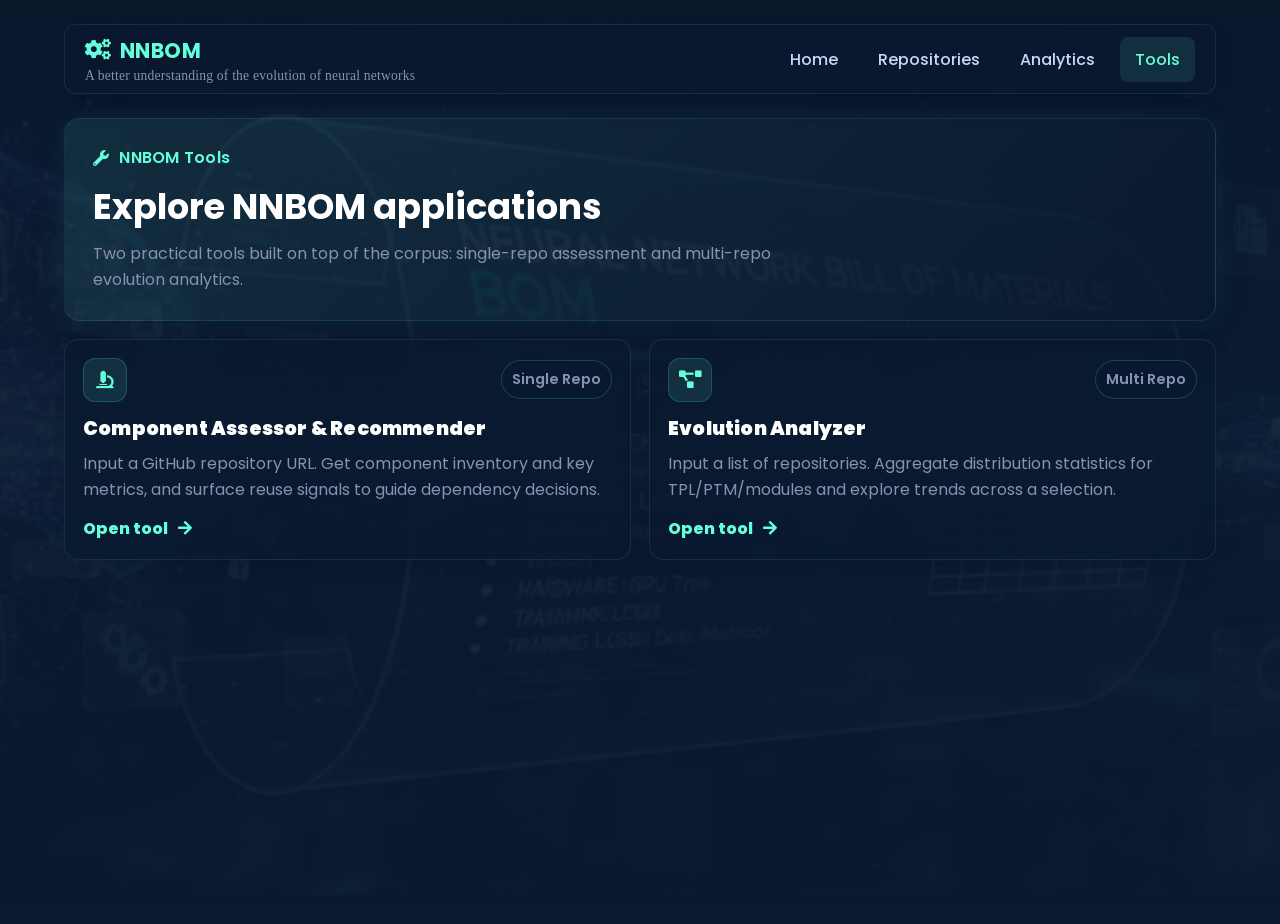
<file: frontend/tools/index.html>
<!DOCTYPE html>
<html lang="en">
<head>
	<meta charset="UTF-8">
	<meta name="viewport" content="width=device-width, initial-scale=1.0">
	<title>Tools - NNBOM</title>
	<link rel="stylesheet" href="https://cdnjs.cloudflare.com/ajax/libs/font-awesome/5.15.4/css/all.min.css">
	<link rel="stylesheet" href="../assets/css/common.css?v=1">
	<link rel="stylesheet" href="../assets/css/tools.css?v=1">
</head>
<body>
	<div id="app">
		<nav>
			<div class="logo">
				<div class="logo-title"><i class="fas fa-cogs"></i> NNBOM</div>
				<div class="logo-subtitle">A better understanding of the evolution of neural networks</div>
			</div>
			<div class="nav-links">
				<a href="../index.html">Home</a>
				<a href="../repositories.html">Repositories</a>
				<a href="../analytics/">Analytics</a>
				<a class="active" aria-current="page" href="./">Tools</a>
			</div>
		</nav>

		<section class="tools-hero">
			<div>
				<div class="hero-kicker"><i class="fas fa-wrench"></i> NNBOM Tools</div>
				<h1>Explore NNBOM applications</h1>
				<p class="hero-sub">Two practical tools built on top of the corpus: single-repo assessment and multi-repo evolution analytics.</p>
			</div>
		</section>

		<section class="tool-grid" aria-label="Tool list">
			<a class="tool-card" href="./single.html">
				<div class="tool-top">
					<div class="tool-icon"><i class="fas fa-microscope"></i></div>
					<div class="tool-badge">Single Repo</div>
				</div>
				<div class="tool-title">Component Assessor & Recommender</div>
				<div class="tool-desc">
					Input a GitHub repository URL. Get component inventory and key metrics, and surface reuse signals to guide dependency decisions.
				</div>
				<div class="tool-cta">
					<span>Open tool</span>
					<i class="fas fa-arrow-right"></i>
				</div>
			</a>

			<a class="tool-card" href="./evolution.html">
				<div class="tool-top">
					<div class="tool-icon"><i class="fas fa-project-diagram"></i></div>
					<div class="tool-badge">Multi Repo</div>
				</div>
				<div class="tool-title">Evolution Analyzer</div>
				<div class="tool-desc">
					Input a list of repositories. Aggregate distribution statistics for TPL/PTM/modules and explore trends across a selection.
				</div>
				<div class="tool-cta">
					<span>Open tool</span>
					<i class="fas fa-arrow-right"></i>
				</div>
			</a>
		</section>
	</div>
</body>
</html>
</file>
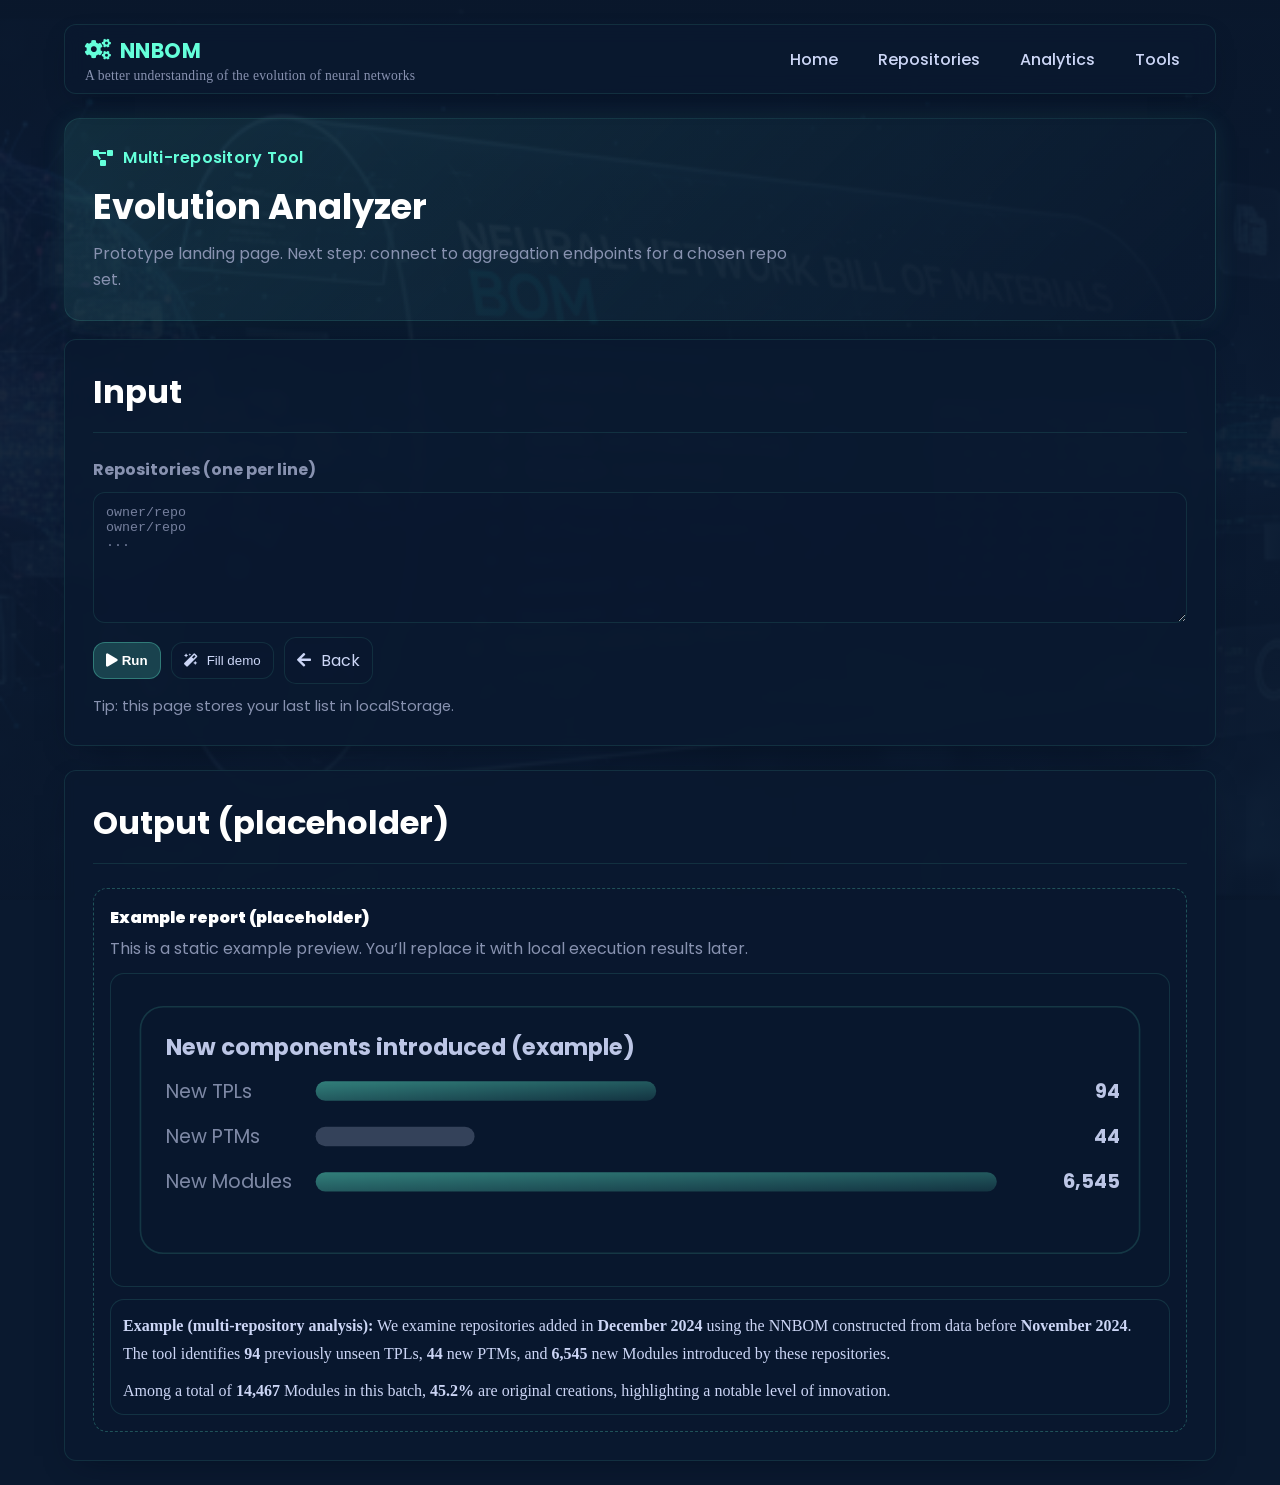
<file: frontend/tools/evolution.html>
<!DOCTYPE html>
<html lang="en">
<head>
	<meta charset="UTF-8">
	<meta name="viewport" content="width=device-width, initial-scale=1.0">
	<title>Evolution Tool - NNBOM</title>
	<link rel="stylesheet" href="https://cdnjs.cloudflare.com/ajax/libs/font-awesome/5.15.4/css/all.min.css">
	<link rel="stylesheet" href="../assets/css/common.css?v=1">
	<link rel="stylesheet" href="../assets/css/tools.css?v=1">
</head>
<body>
	<div id="app">
		<nav>
			<div class="logo">
				<div class="logo-title"><i class="fas fa-cogs"></i> NNBOM</div>
				<div class="logo-subtitle">A better understanding of the evolution of neural networks</div>
			</div>
			<div class="nav-links">
				<a href="../index.html">Home</a>
				<a href="../repositories.html">Repositories</a>
				<a href="../analytics/">Analytics</a>
				<a href="./">Tools</a>
			</div>
		</nav>

		<section class="tools-hero">
			<div>
				<div class="hero-kicker"><i class="fas fa-project-diagram"></i> Multi-repository Tool</div>
				<h1>Evolution Analyzer</h1>
				<p class="hero-sub">Prototype landing page. Next step: connect to aggregation endpoints for a chosen repo set.</p>
			</div>
		</section>

		<section class="content-section">
			<h2>Input</h2>
			<div class="form-row">
				<label for="repo-list" class="form-label">Repositories (one per line)</label>
				<textarea id="repo-list" class="form-textarea" rows="7" placeholder="owner/repo&#10;owner/repo&#10;..."></textarea>
			</div>
			<div class="form-actions">
				<button class="primary-btn" id="btn-run"><i class="fas fa-play"></i> Run</button>
				<button class="ghost-btn" id="btn-demo"><i class="fas fa-magic"></i> Fill demo</button>
				<a class="ghost-btn link-btn" href="./"><i class="fas fa-arrow-left"></i> Back</a>
			</div>
			<div class="hint">Tip: this page stores your last list in localStorage.</div>
		</section>

		<section class="content-section">
			<h2>Output (placeholder)</h2>
			<div class="placeholder-box" id="output">
				<div class="placeholder-title">Example report (placeholder)</div>
				<div class="placeholder-sub">This is a static example preview. You’ll replace it with local execution results later.</div>
				<div class="example-figure" aria-label="Example figure">
					<svg viewBox="0 0 640 180" role="img" aria-label="Example: new components introduced by a batch of repositories">
						<defs>
							<linearGradient id="g2" x1="0" y1="0" x2="1" y2="1">
								<stop offset="0" stop-color="#64ffda" stop-opacity="0.45"/>
								<stop offset="1" stop-color="#64ffda" stop-opacity="0.12"/>
							</linearGradient>
						</defs>
						<rect x="12" y="14" width="616" height="152" rx="14" fill="rgba(10,25,47,0.25)" stroke="rgba(100,255,218,0.14)"/>
						<text x="28" y="44" fill="rgba(204,214,246,0.92)" font-size="14" font-weight="700">New components introduced (example)</text>
						<text x="28" y="70" fill="rgba(136,146,176,0.92)" font-size="12">New TPLs</text>
						<rect x="120" y="60" width="210" height="12" rx="6" fill="url(#g2)"/>
						<text x="616" y="70" text-anchor="end" fill="rgba(204,214,246,0.92)" font-size="12" font-weight="700">94</text>

						<text x="28" y="98" fill="rgba(136,146,176,0.92)" font-size="12">New PTMs</text>
						<rect x="120" y="88" width="98" height="12" rx="6" fill="rgba(136,146,176,0.35)"/>
						<text x="616" y="98" text-anchor="end" fill="rgba(204,214,246,0.92)" font-size="12" font-weight="700">44</text>

						<text x="28" y="126" fill="rgba(136,146,176,0.92)" font-size="12">New Modules</text>
						<rect x="120" y="116" width="420" height="12" rx="6" fill="url(#g2)"/>
						<text x="616" y="126" text-anchor="end" fill="rgba(204,214,246,0.92)" font-size="12" font-weight="700">6,545</text>
					</svg>
				</div>
				<div class="example-report">
					<p><strong>Example (multi-repository analysis):</strong> We examine repositories added in <strong>December 2024</strong> using the NNBOM constructed from data before <strong>November 2024</strong>. The tool identifies <strong>94</strong> previously unseen TPLs, <strong>44</strong> new PTMs, and <strong>6,545</strong> new Modules introduced by these repositories.</p>
					<p>Among a total of <strong>14,467</strong> Modules in this batch, <strong>45.2%</strong> are original creations, highlighting a notable level of innovation.</p>
				</div>
			</div>
		</section>
	</div>

	<script src="../assets/js/tools_evolution.js?v=1"></script>
</body>
</html>
</file>
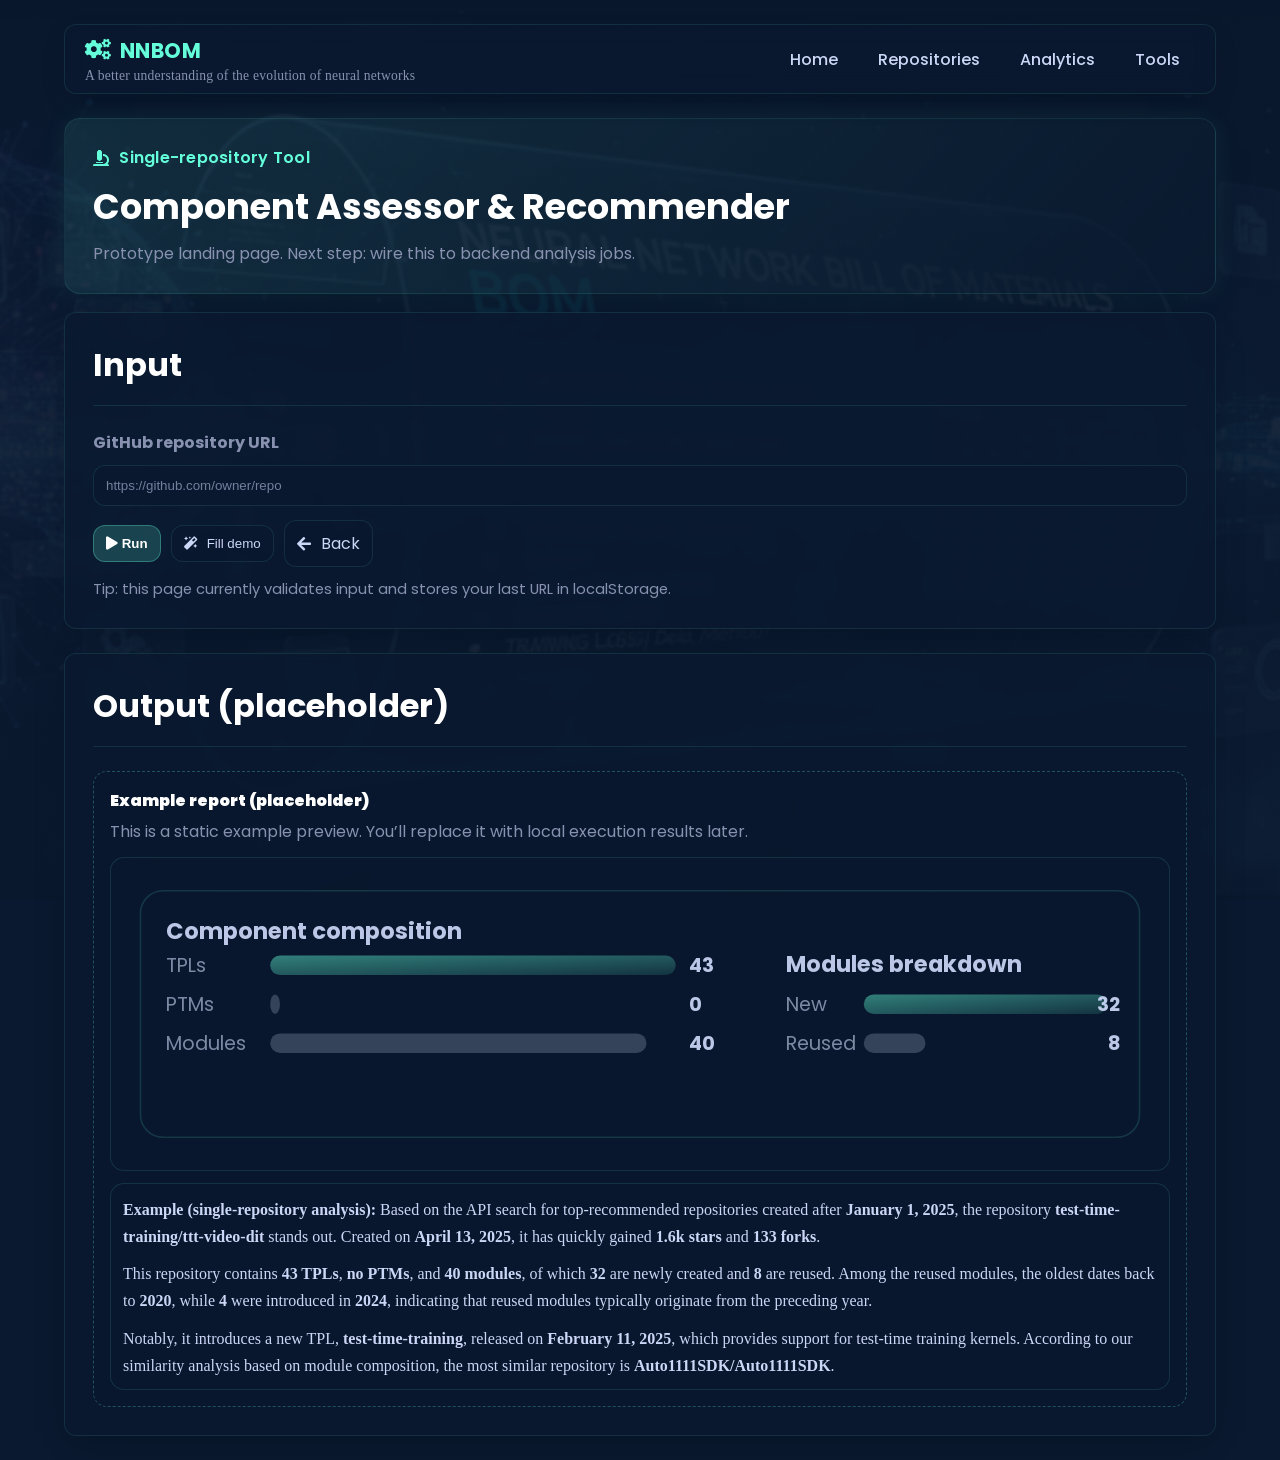
<file: frontend/tools/single.html>
<!DOCTYPE html>
<html lang="en">
<head>
	<meta charset="UTF-8">
	<meta name="viewport" content="width=device-width, initial-scale=1.0">
	<title>Single Repo Tool - NNBOM</title>
	<link rel="stylesheet" href="https://cdnjs.cloudflare.com/ajax/libs/font-awesome/5.15.4/css/all.min.css">
	<link rel="stylesheet" href="../assets/css/common.css?v=1">
	<link rel="stylesheet" href="../assets/css/tools.css?v=1">
</head>
<body>
	<div id="app">
		<nav>
			<div class="logo">
				<div class="logo-title"><i class="fas fa-cogs"></i> NNBOM</div>
				<div class="logo-subtitle">A better understanding of the evolution of neural networks</div>
			</div>
			<div class="nav-links">
				<a href="../index.html">Home</a>
				<a href="../repositories.html">Repositories</a>
				<a href="../analytics/">Analytics</a>
				<a href="./">Tools</a>
			</div>
		</nav>

		<section class="tools-hero">
			<div>
				<div class="hero-kicker"><i class="fas fa-microscope"></i> Single-repository Tool</div>
				<h1>Component Assessor & Recommender</h1>
				<p class="hero-sub">Prototype landing page. Next step: wire this to backend analysis jobs.</p>
			</div>
		</section>

		<section class="content-section">
			<h2>Input</h2>
			<div class="form-row">
				<label for="repo-url" class="form-label">GitHub repository URL</label>
				<input id="repo-url" class="form-input" type="url" placeholder="https://github.com/owner/repo" />
			</div>
			<div class="form-actions">
				<button class="primary-btn" id="btn-run"><i class="fas fa-play"></i> Run</button>
				<button class="ghost-btn" id="btn-demo"><i class="fas fa-magic"></i> Fill demo</button>
				<a class="ghost-btn link-btn" href="./"><i class="fas fa-arrow-left"></i> Back</a>
			</div>
			<div class="hint">Tip: this page currently validates input and stores your last URL in localStorage.</div>
		</section>

		<section class="content-section">
			<h2>Output (placeholder)</h2>
			<div class="placeholder-box" id="output">
				<div class="placeholder-title">Example report (placeholder)</div>
				<div class="placeholder-sub">This is a static example preview. You’ll replace it with local execution results later.</div>
				<div class="example-figure" aria-label="Example figure">
					<svg viewBox="0 0 640 180" role="img" aria-label="Example: TPL/PTM/Module composition and new vs reused modules">
						<defs>
							<linearGradient id="g1" x1="0" y1="0" x2="1" y2="1">
								<stop offset="0" stop-color="#64ffda" stop-opacity="0.45"/>
								<stop offset="1" stop-color="#64ffda" stop-opacity="0.12"/>
							</linearGradient>
						</defs>
						<rect x="12" y="14" width="616" height="152" rx="14" fill="rgba(10,25,47,0.25)" stroke="rgba(100,255,218,0.14)"/>
						<text x="28" y="44" fill="rgba(204,214,246,0.92)" font-size="14" font-weight="700">Component composition</text>
						<text x="28" y="64" fill="rgba(136,146,176,0.92)" font-size="12">TPLs</text>
						<rect x="92" y="54" width="250" height="12" rx="6" fill="url(#g1)"/>
						<text x="350" y="64" fill="rgba(204,214,246,0.92)" font-size="12" font-weight="700">43</text>
						<text x="28" y="88" fill="rgba(136,146,176,0.92)" font-size="12">PTMs</text>
						<rect x="92" y="78" width="6" height="12" rx="6" fill="rgba(136,146,176,0.35)"/>
						<text x="350" y="88" fill="rgba(204,214,246,0.92)" font-size="12" font-weight="700">0</text>
						<text x="28" y="112" fill="rgba(136,146,176,0.92)" font-size="12">Modules</text>
						<rect x="92" y="102" width="232" height="12" rx="6" fill="rgba(136,146,176,0.35)"/>
						<text x="350" y="112" fill="rgba(204,214,246,0.92)" font-size="12" font-weight="700">40</text>

						<text x="410" y="64" fill="rgba(204,214,246,0.92)" font-size="14" font-weight="700">Modules breakdown</text>
						<text x="410" y="88" fill="rgba(136,146,176,0.92)" font-size="12">New</text>
						<rect x="458" y="78" width="150" height="12" rx="6" fill="url(#g1)"/>
						<text x="616" y="88" text-anchor="end" fill="rgba(204,214,246,0.92)" font-size="12" font-weight="700">32</text>
						<text x="410" y="112" fill="rgba(136,146,176,0.92)" font-size="12">Reused</text>
						<rect x="458" y="102" width="38" height="12" rx="6" fill="rgba(136,146,176,0.35)"/>
						<text x="616" y="112" text-anchor="end" fill="rgba(204,214,246,0.92)" font-size="12" font-weight="700">8</text>
					</svg>
				</div>
				<div class="example-report">
					<p><strong>Example (single-repository analysis):</strong> Based on the API search for top-recommended repositories created after <strong>January 1, 2025</strong>, the repository <strong>test-time-training/ttt-video-dit</strong> stands out. Created on <strong>April 13, 2025</strong>, it has quickly gained <strong>1.6k stars</strong> and <strong>133 forks</strong>.</p>
					<p>This repository contains <strong>43 TPLs</strong>, <strong>no PTMs</strong>, and <strong>40 modules</strong>, of which <strong>32</strong> are newly created and <strong>8</strong> are reused. Among the reused modules, the oldest dates back to <strong>2020</strong>, while <strong>4</strong> were introduced in <strong>2024</strong>, indicating that reused modules typically originate from the preceding year.</p>
					<p>Notably, it introduces a new TPL, <strong>test-time-training</strong>, released on <strong>February 11, 2025</strong>, which provides support for test-time training kernels. According to our similarity analysis based on module composition, the most similar repository is <strong>Auto1111SDK/Auto1111SDK</strong>.</p>
				</div>
			</div>
		</section>
	</div>

	<script src="../assets/js/tools_single.js?v=1"></script>
</body>
</html>
</file>
<file: frontend/assets/css/common.css>
/* common.css - NNBOM Modern Redesign */

/* 1. FONT IMPORT & RESET */
@import url('https://fonts.googleapis.com/css2?family=Poppins:wght@300;400;500;600;700&display=swap');

* {
  margin: 0;
  padding: 0;
  box-sizing: border-box;
}

/* 2. MODERN COLOR PALETTE & ROOT VARIABLES */
:root {
  --bg-color: #0a192f;
  --surface-color: rgba(10, 25, 47, 0.85);
  --surface-transparent: rgba(10, 25, 47, 0.75);
  --border-color: rgba(100, 255, 218, 0.1);
  --primary-color: #64ffda;
  --text-primary: #ccd6f6;
  --text-secondary: #8892b0;
  --text-heading: #ffffff;
  --hover-glow: rgba(100, 255, 218, 0.1);
  --shadow-color: rgba(2, 12, 27, 0.7);
  --nav-height: 70px;
}

/* 3. GLOBAL STYLES & BACKGROUND */
body {
  font-family: 'Poppins', 'Segoe UI', Tahoma, Geneva, Verdana, sans-serif;
  background-color: var(--bg-color);
  background-image: linear-gradient(rgba(10, 25, 47, 0.92), rgba(10, 25, 47, 0.95)), url('../images/backgrounds/main.jpg');
  background-size: cover;
  background-position: center;
  background-attachment: fixed;
  color: var(--text-primary);
  min-height: 100vh;
  -webkit-font-smoothing: antialiased;
  -moz-osx-font-smoothing: grayscale;
}

#app {
  max-width: 1200px;
  margin: 0 auto;
  padding: 0 24px;
}

/* 4. NAVIGATION BAR - GLASSMORPHISM */
nav {
  display: flex;
  justify-content: space-between;
  align-items: center;
  min-height: var(--nav-height);
  padding: 0 20px;
  position: static;
  background: var(--surface-transparent);
  backdrop-filter: blur(10px);
  border: 1px solid var(--border-color);
  border-radius: 12px;
  box-shadow: 0 10px 30px -15px var(--shadow-color);
  margin: 24px 0;
  gap: 12px;
}

nav .logo {
  display: flex;
  flex-direction: column;
  gap: 2px;
  color: var(--primary-color);
  letter-spacing: 0.6px;
}

nav .logo-title {
  display: inline-flex;
  align-items: center;
  gap: 8px;
  font-size: 1.3rem;
  font-weight: 700;
}

nav .logo-subtitle {
  font-size: 0.85rem;
  color: var(--text-secondary);
  letter-spacing: 0.2px;
  font-family: 'Noto Serif', serif;
  font-weight: 300;
}

nav .nav-links {
  display: flex;
  gap: 10px;
  align-items: center;
}

nav .nav-links a {
  color: var(--text-primary);
  text-decoration: none;
  font-weight: 500;
  padding: 10px 15px;
  border-radius: 8px;
  transition: all 0.25s ease-in-out;
  position: relative;
}

nav .nav-links a:hover {
  color: var(--primary-color);
  background-color: var(--hover-glow);
}

nav .nav-links a:hover::after {
  content: '';
  position: absolute;
  bottom: 5px;
  left: 15px;
  right: 15px;
  height: 2px;
  background-color: var(--primary-color);
}

/* 5. GENERAL CONTENT CONTAINERS */
.content-section {
  background: var(--surface-color);
  backdrop-filter: blur(5px);
  border: 1px solid var(--border-color);
  border-radius: 12px;
  padding: 28px;
  margin-bottom: 24px;
  box-shadow: 0 10px 30px -15px var(--shadow-color);
}

.content-section h2 {
    color: var(--text-heading);
    font-size: clamp(1.5rem, 5vw, 2rem);
    margin-bottom: 24px;
    border-bottom: 1px solid var(--border-color);
    padding-bottom: 16px;
}

/* 6. FOOTER */
footer {
  text-align: center;
  padding: 20px 0;
  color: var(--text-secondary);
  font-size: 0.8rem;
}

/* 7. UTILITIES (e.g., Loaders) */
.loading-stack {
  display: flex;
  flex-direction: column;
  gap: 12px;
  align-items: center;
  justify-content: center;
  padding: 40px;
  color: var(--text-secondary);
}

.spin-loader {
  width: 40px;
  height: 40px;
  border: 4px solid var(--border-color);
  border-top: 4px solid var(--primary-color);
  border-radius: 50%;
  animation: spin 1s linear infinite;
}

@keyframes spin {
  0% { transform: rotate(0); }
  100% { transform: rotate(360deg); }
}

/* 8. RESPONSIVE ADJUSTMENTS */
@media (max-width: 768px) {
  #app {
    padding: 0 16px;
  }

  nav {
    flex-direction: column;
    height: auto;
    padding: 16px;
  }

  nav .logo {
    margin-bottom: 16px;
  }

  .content-section {
    padding: 20px;
  }
}

@media (max-width: 480px) {
  #app {
    padding: 0 8px;
  }
}
</file>
<file: frontend/assets/css/tools.css>
/* tools.css - Tools landing & prototype pages */

.nav-links a.active {
  color: var(--primary-color);
  background-color: var(--hover-glow);
}

.tools-hero {
  padding: 26px 28px;
  margin-bottom: 18px;
  background: linear-gradient(135deg, rgba(100,255,218,0.09), rgba(10,25,47,0.78));
  border: 1px solid var(--border-color);
  border-radius: 16px;
  box-shadow: 0 12px 34px -18px var(--shadow-color), 0 0 26px rgba(100,255,218,0.08);
}

.hero-kicker {
  display: inline-flex;
  align-items: center;
  gap: 10px;
  color: var(--primary-color);
  font-weight: 600;
  letter-spacing: 0.25px;
  margin-bottom: 10px;
}

.tools-hero h1 {
  font-size: clamp(1.6rem, 4.2vw, 2.2rem);
  color: var(--text-heading);
  margin-bottom: 8px;
}

.hero-sub {
  color: var(--text-secondary);
  line-height: 1.65;
  max-width: 70ch;
}

.tool-grid {
  display: grid;
  grid-template-columns: repeat(2, 1fr);
  gap: 18px;
  margin-bottom: 28px;
}

.tool-card {
  display: block;
  text-decoration: none;
  color: inherit;
  background: var(--surface-color);
  border: 1px solid var(--border-color);
  border-radius: 14px;
  padding: 18px;
  box-shadow: 0 10px 30px -18px var(--shadow-color);
  transition: transform 0.18s ease, border-color 0.18s ease, background 0.18s ease;
}

.tool-card:hover {
  transform: translateY(-2px);
  border-color: rgba(100,255,218,0.35);
  background: linear-gradient(180deg, rgba(100,255,218,0.06), rgba(10,25,47,0.0));
}

.tool-top {
  display: flex;
  align-items: center;
  justify-content: space-between;
  gap: 12px;
  margin-bottom: 12px;
}

.tool-icon {
  width: 44px;
  height: 44px;
  border-radius: 12px;
  display: grid;
  place-items: center;
  background: rgba(100,255,218,0.10);
  border: 1px solid rgba(100,255,218,0.18);
  color: var(--primary-color);
  font-size: 1.1rem;
}

.tool-badge {
  display: inline-flex;
  align-items: center;
  gap: 8px;
  padding: 8px 10px;
  border-radius: 999px;
  border: 1px solid rgba(100,255,218,0.18);
  background: rgba(10,25,47,0.35);
  color: var(--text-secondary);
  font-weight: 600;
  font-size: 0.9rem;
  white-space: nowrap;
}

.tool-title {
  color: var(--text-heading);
  font-weight: 900;
  letter-spacing: 0.2px;
  font-size: 1.2rem;
  margin-bottom: 8px;
}

.tool-desc {
  color: var(--text-secondary);
  line-height: 1.65;
  margin-bottom: 12px;
}

.tool-cta {
  display: inline-flex;
  align-items: center;
  gap: 10px;
  color: var(--primary-color);
  font-weight: 800;
}

/* form */
.form-row {
  display: grid;
  grid-template-columns: 1fr;
  gap: 10px;
  margin-bottom: 14px;
}

.form-label {
  color: var(--text-secondary);
  font-weight: 700;
}

.form-input,
.form-textarea {
  width: 100%;
  padding: 12px 12px;
  border-radius: 12px;
  border: 1px solid var(--border-color);
  background: rgba(10,25,47,0.35);
  color: var(--text-primary);
  outline: none;
}

.form-input::placeholder,
.form-textarea::placeholder { color: rgba(136,146,176,0.85); }
.form-input:focus,
.form-textarea:focus { border-color: rgba(100,255,218,0.45); box-shadow: 0 0 0 3px rgba(100,255,218,0.10); }

.form-actions {
  display: flex;
  flex-wrap: wrap;
  gap: 10px;
  align-items: center;
}

.primary-btn {
  border: 1px solid rgba(100,255,218,0.30);
  background: rgba(100,255,218,0.18);
  color: var(--text-heading);
  border-radius: 12px;
  padding: 10px 12px;
  cursor: pointer;
  font-weight: 900;
  transition: all 0.2s ease;
}
.primary-btn:hover { background: rgba(100,255,218,0.26); border-color: rgba(100,255,218,0.45); }

.ghost-btn {
  border: 1px solid var(--border-color);
  background: rgba(10,25,47,0.35);
  color: var(--text-primary);
  border-radius: 12px;
  padding: 10px 12px;
  cursor: pointer;
  transition: all 0.2s ease;
  text-decoration: none;
  display: inline-flex;
  gap: 10px;
  align-items: center;
}
.ghost-btn:hover { border-color: rgba(100,255,218,0.4); background: rgba(100,255,218,0.08); color: var(--primary-color); }

.hint {
  margin-top: 12px;
  color: var(--text-secondary);
  font-size: 0.92rem;
}

.placeholder-box {
  border: 1px dashed rgba(100,255,218,0.25);
  background: rgba(10,25,47,0.30);
  border-radius: 14px;
  padding: 16px;
}
.placeholder-title { color: var(--text-heading); font-weight: 900; margin-bottom: 6px; }
.placeholder-sub { color: var(--text-secondary); line-height: 1.6; }

.example-figure {
  margin-top: 12px;
  border-radius: 14px;
  border: 1px solid rgba(100,255,218,0.12);
  background: rgba(10,25,47,0.20);
  padding: 10px;
  overflow: hidden;
}

.example-figure svg { width: 100%; height: auto; display: block; }

.example-report {
  margin-top: 12px;
  padding: 12px 12px 10px;
  border-radius: 14px;
  border: 1px solid rgba(100,255,218,0.12);
  background: rgba(10,25,47,0.22);
  color: var(--text-primary);
  line-height: 1.7;
  font-family: 'Noto Serif', serif;
}

.example-report p { margin: 0 0 10px 0; }
.example-report p:last-child { margin-bottom: 0; }

.toast {
  position: fixed;
  right: 16px;
  bottom: 16px;
  z-index: 999;
  padding: 10px 12px;
  border-radius: 12px;
  border: 1px solid rgba(100,255,218,0.25);
  background: rgba(10,25,47,0.92);
  color: var(--text-primary);
  box-shadow: 0 18px 50px rgba(0,0,0,0.45);
  max-width: min(520px, calc(100vw - 32px));
}
.toast strong { color: var(--primary-color); }

@media (max-width: 980px) {
  .tool-grid { grid-template-columns: 1fr; }
}

@media (max-width: 520px) {
  .tools-hero { padding: 18px; }
}
</file>
